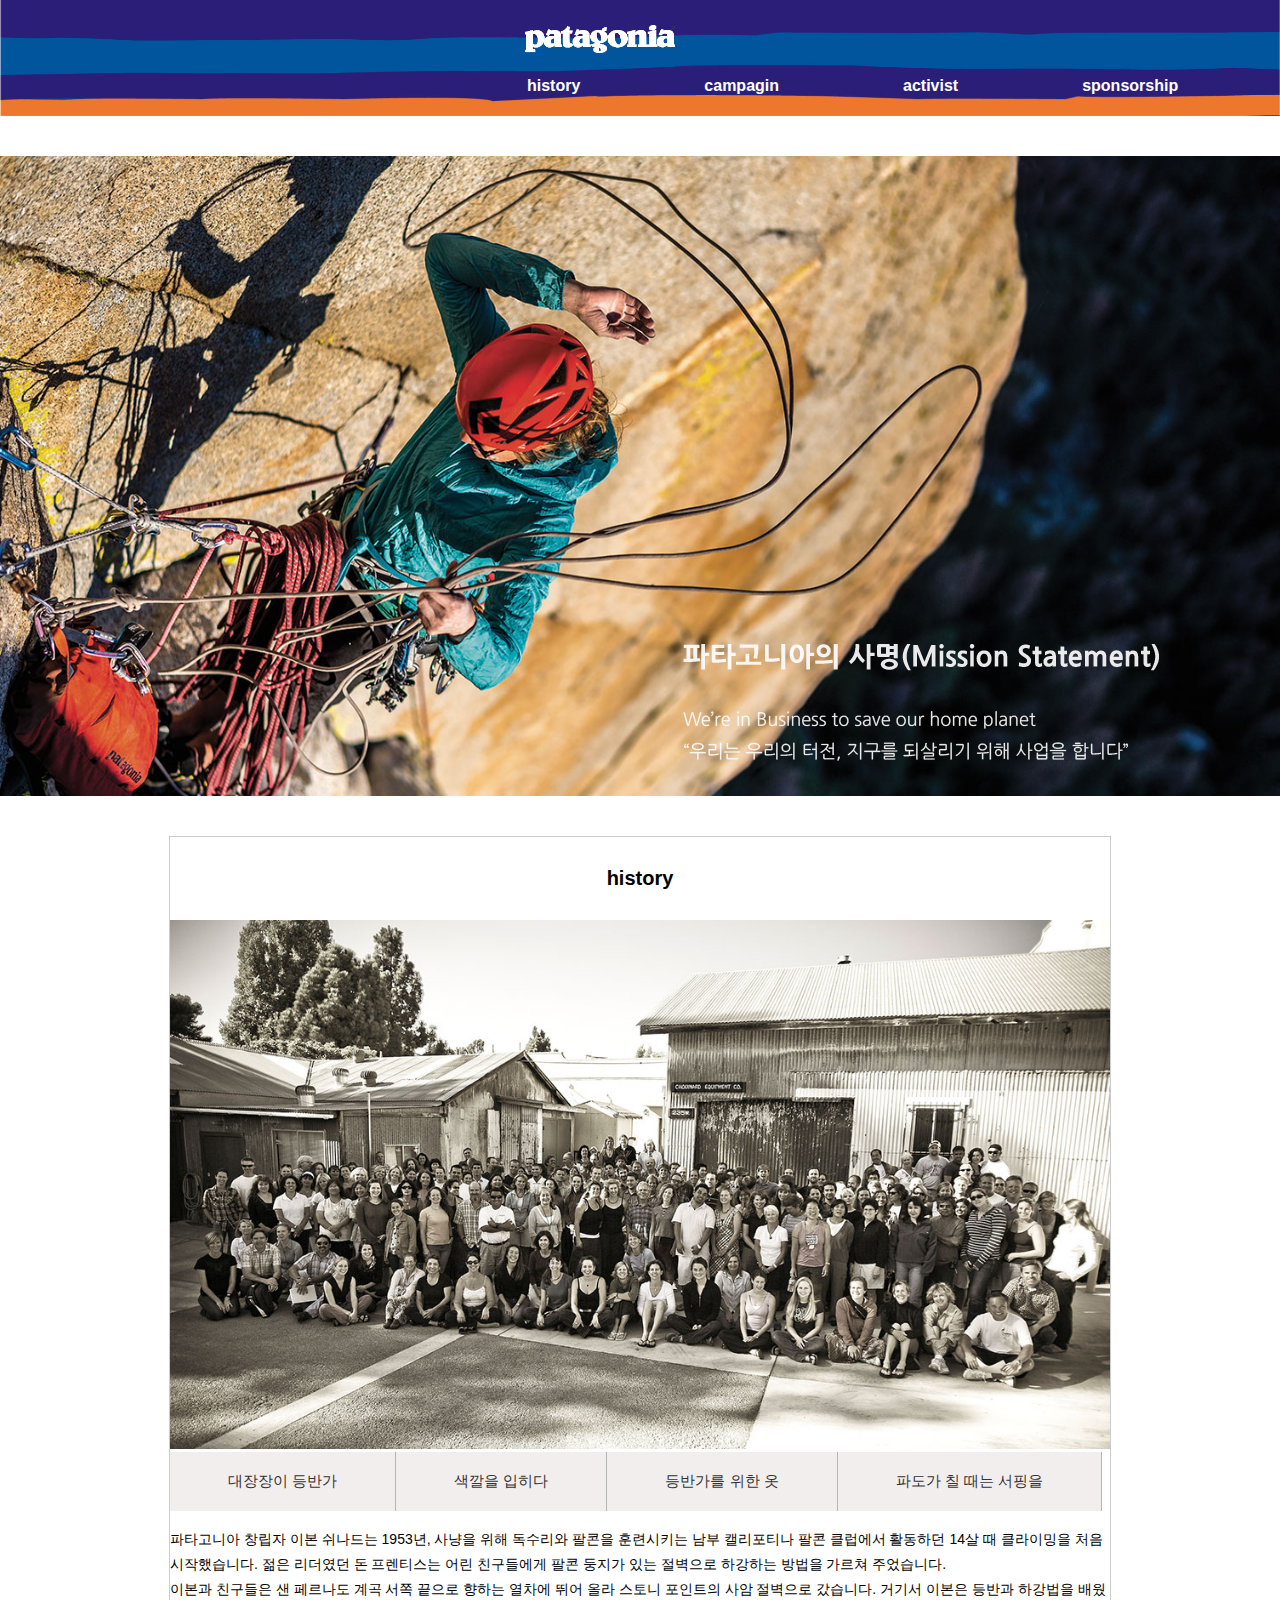
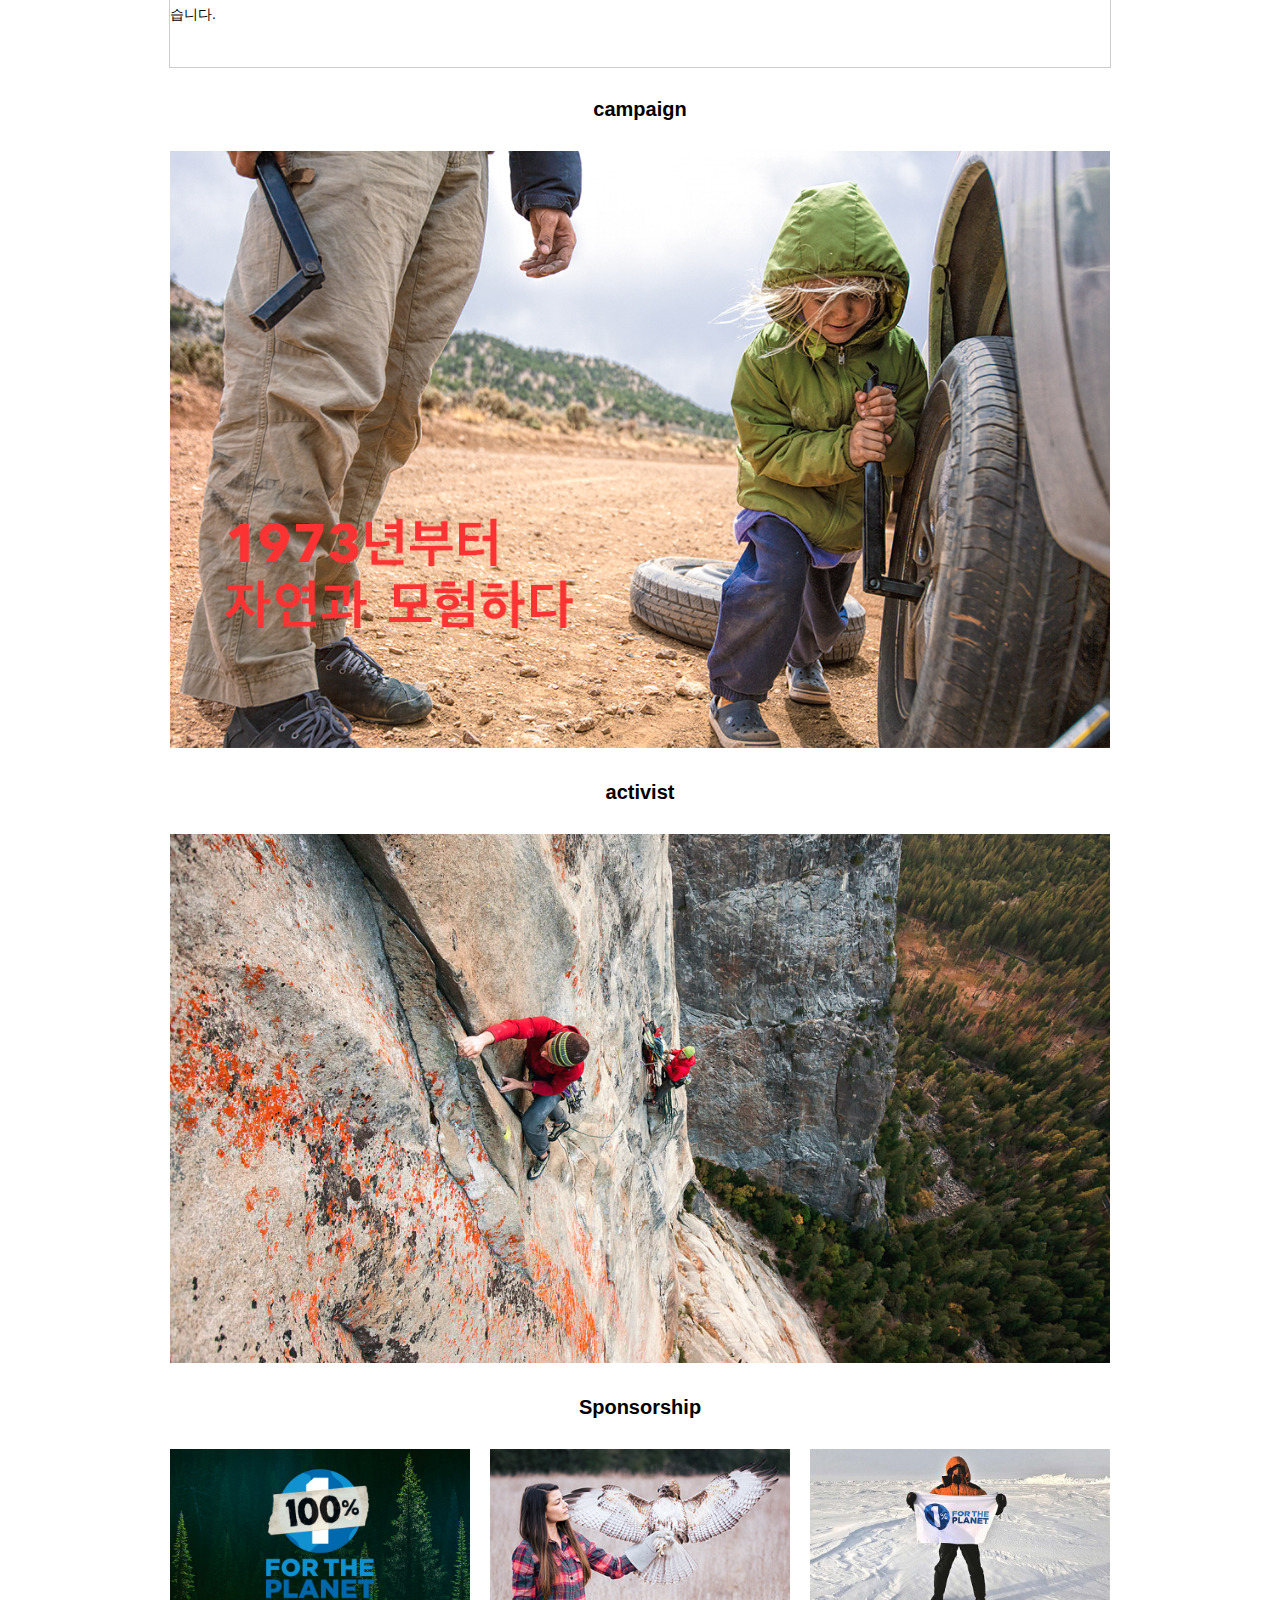
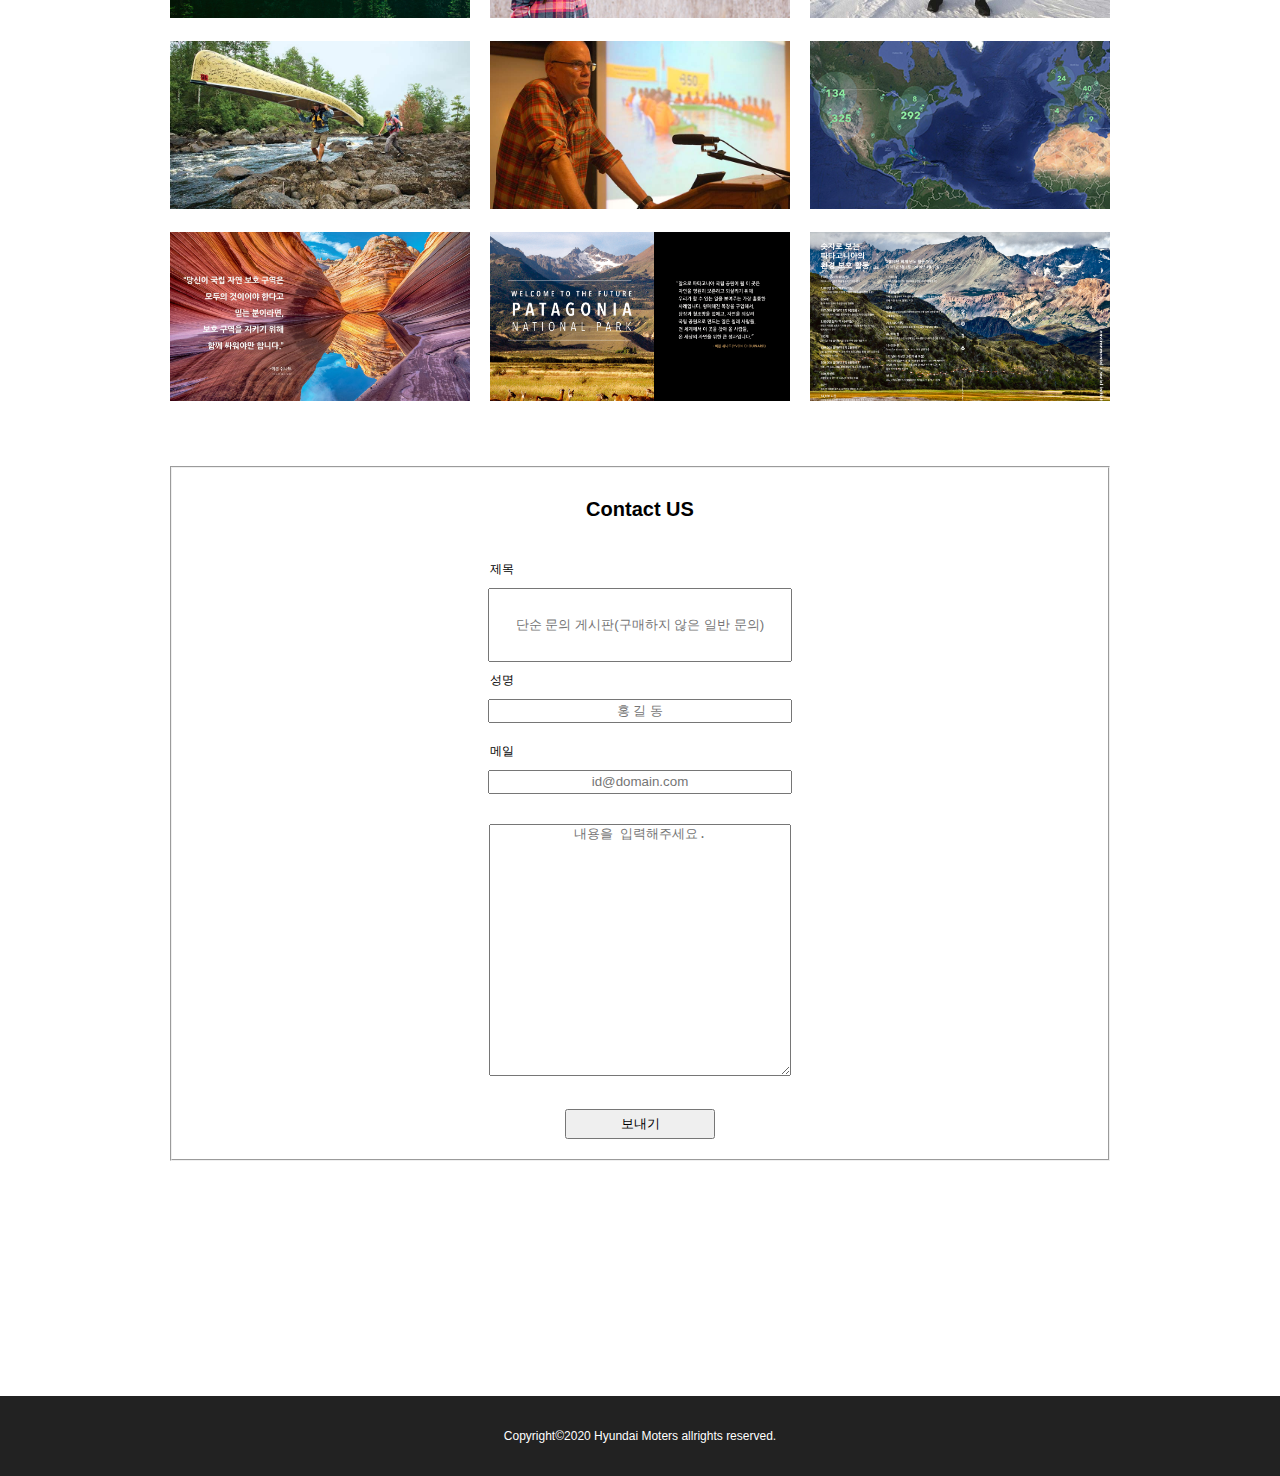
<file: patagonia/patagonia.html>
<!DOCTYPE html>
<html lang="ko">
<head>
    <meta charset="UTF-8">
    <title>scroll이벤트를 활용한 원페이지_레이아웃 구현</title>
    <link href="css/style.css" rel="stylesheet" type="text/css">
    <script src="https://ajax.googleapis.com/ajax/libs/jquery/1.12.4/jquery.min.js"></script>
    <script>
    $(document).ready(function(){
        
        //탑버튼 숨기기
        $('footer > a').hide();
        
        //비주얼 이미지 영역에 타이틀, 자동차 사진 보이게 하기
        var title = $('#visual img:first-child');
//        var car = $('#visual img:last-child');
        
//        car.animate({'left':'20%','opacity':'1'},500);
        title.delay(500).animate({'right':'10%','opacity':'1'},500);
        
        //내비게이션 메뉴 클릭시 해당하는 컨텐츠 상단 top:58픽셀 위치에 올라오게 하기
        $('.gnb > li').on({'click focus':function(){
           var num = $(this).index()+1; //1,2,3,4,5,6, 0번은 비쥬얼박스 인덱스값이라서 필요없음
            console.log(num);
            
            var con = $('section article').eq(num).offset().top; //각 콘텐츠 article에 top위치값을 변수에 저장
            
            $('html, body').animate({scrollTop:con-58},500); //각 콘텐츠가 스크롤 높이 58픽셀까지 상단으로 애니메이션 되면서 올라감.
            
        }
        });
        
        
        $('sub_con1 ul li').click(function(){
            
            $(this).addClass('on2').parent().siblings().find('a').removeClass('on2');
            
        });
        
        
        $(window).scroll(function(){
           var sPos = $(window).scrollTop();
            
            $('.status').text(sPos); /* status 값 */ 
            
            if(sPos >= 700){ //스크롤 높이값 700픽셀이상이면
                $('footer a').fadeIn(); //탑버튼 나오게하고
            }else{ //그렇지않으면
                $('footer a').fadeOut(); //탑버튼 숨기게 한다.   
            }
            
            if(sPos >= 58){ //만약에 세로스크롤 높이가 58픽셀이상이면
                $('nav').addClass('act'); //내비게이션에 서식을 추가하여 고정시키고
            }else{ //그렇지 않다면 (화면을 위로 올리면)
                $('nav').removeClass('act'); //내비게이션 서식을 제거하여 다시 원래위치로 돌림.
            }
            
            
            //각 해당하는 콘텐츠가 상단으로 올라오면 해당하는 메뉴에 서식을 적용하기
            
            var h = $('section article').height()//각 콘텐츠별 높이값을 구하여 변수에 저장한다.
                    
            if(sPos >= h*1&&sPos < h*2){
                $('.gnb a').removeClass('on');//기존에 적용된 서식이 있으면 제거하고
                $('.gnb > li').eq(0).find('a').addClass('on'); //첫번째 메뉴 서식 적용
            }else if(sPos >= h*2&&sPos < h*3){
                $('.gnb a').removeClass('on');//기존에 적용된 서식이 있으면 제거하고
                $('.gnb > li').eq(1).find('a').addClass('on');//두번째 메뉴에 서식적용
            }else if(sPos >= h*3&&sPos < h*4){
                $('.gnb a').removeClass('on');//기존에 적용된 서식이 있으면 제거하고
                $('.gnb > li').eq(2).find('a').addClass('on');//세번째 메뉴에 서식적용
            }else if(sPos >= h*4&&sPos < h*5){
                $('.gnb a').removeClass('on');//기존에 적용된 서식이 있으면 제거하고
                $('.gnb > li').eq(3).find('a').addClass('on');//네번째 메뉴에 서식적용
            }else if(sPos >= h*5&&sPos < h*6){
                $('.gnb a').removeClass('on');//기존에 적용된 서식이 있으면 제거하고
                $('.gnb > li').eq(4).find('a').addClass('on');//다섯번째 메뉴에 서식적용
            }else{
                $('.gnb a').removeClass('on');//기존에 적용된 서식이 있으면 제거하고
            }
          
            
            
            
            //각 해당하는 콘텐츠가 상단으로 올라오면 해당하는 메뉴에 서식을 적용하기
//            if(sPos>=776&&sPos<1400){
//                $('.gnb a').removeClass('on'); //기존에 적용된 서식이 있으면 제거하고
//                $('.gnb > li:first-child a').addClass('on'); //첫번째 메뉴 서식 적용
//            }else if(sPos>=1546&&sPos<2200){
//                $('.gnb a').removeClass('on'); //기존에 적용된 서식이 있으면 제거하고
//                $('.gnb > li:nth-child(2) a').addClass('on'); //두번째 메뉴 서식 적용
//            }else if(sPos>=2316&&sPos<2986){
//                $('.gnb a').removeClass('on'); //기존에 적용된 서식이 있으면 제거하고
//                $('.gnb > li:nth-child(3) a').addClass('on'); //세번째 메뉴 서식 적용
//            }else if(sPos>=3086&&sPos<3630){
//                $('.gnb a').removeClass('on'); //기존에 적용된 서식이 있으면 제거하고
//                $('.gnb > li:nth-child(4) a').addClass('on'); //네번째 메뉴 서식 적용
//            }else if(sPos>=3856&&sPos<4500){
//                $('.gnb a').removeClass('on'); //기존에 적용된 서식이 있으면 제거하고
//                $('.gnb > li:nth-child(5) a').addClass('on'); //다섯번째 메뉴 서식 적용
//            }else if(sPos>=4626&&sPos<5200){
//                $('.gnb a').removeClass('on'); //기존에 적용된 서식이 있으면 제거하고
//                $('.gnb > li:nth-child(6) a').addClass('on'); //여섯번째 메뉴 서식 적용
//            }else if(sPos>=5396){
//                $('.gnb a').removeClass('on'); //기존에 적용된 서식이 있으면 제거하고
//                $('.gnb > li:last-child a').addClass('on'); //일곱번째 메뉴 서식 적용
//            }else{
//                $('.gnb a').removeClass('on'); //기존에 적용된 서식이 있으면 제거하고
//            }
            
            
            
            
        });
        
        
        $('footer a').click(function(){ //탑버튼 클릭시
            $('body, html').animate({'scrollTop':'0px'},500); //화면상단으로 올리기
            
            return false(); //새로고침방지
        });        
        
    });
    </script>
</head>
<body>
   <span class="status"></span>
    <!-- 상단헤더영역 시작 -->
    <header>
       <img src="./img2/menu2.jpg" alt="" id="hd">
        <div id="header_top">
            <h1><a href="index.html" title="메인페이지로 바로가기"><img src="./img2/patagonia-logo2.png" alt=""></a></h1>
        </div>
        <nav>
<!--            ul.gnb>li*7>a[href=# title=]-->
            <ul class="gnb">
                <li><a href="#" title="history">history</a></li>
                <li><a href="#" title="campagin">campagin</a></li>
                <li><a href="#" title="activist">activist</a></li>
                <li><a href="#" title="sponsorship">sponsorship</a></li>
                <li><a href="#" title="contact us">Contact Us</a></li>
            </ul>
        </nav>
    </header>
    
    
    <!-- 콘텐츠영역 시작 -->
    <section>
        <article id="visual">
           
            <img src="./img2/main_con4.png" alt="">

        </article>
        
        <article class="sub_con1" id="history">
            <h2 class="sub_con1_1">history</h2>
            <img src="./img2/main.jpg" alt="">
            <ul>
                <li><a href="#" title="">대장장이 등반가</a></li>
                <li><a href="#" title="">색깔을 입히다</a></li>
                <li><a href="#" title="">등반가를 위한 옷</a></li>
                <li><a href="#" title="">파도가 칠 때는 서핑을</a></li>
            </ul>
            <span class="hi_1">파타고니아 창립자 이본 쉬나드는 1953년, 사냥을 위해 독수리와 팔콘을 훈련시키는 남부 캘리포티나 팔콘 클럽에서 활동하던 14살 때 클라이밍을 처음 시작했습니다. 젊은 리더였던 돈 프렌티스는 어린 친구들에게 팔콘 둥지가 있는 절벽으로 하강하는 방법을 가르쳐 주었습니다.<br> 이본과 친구들은 샌 페르나도 계곡 서쪽 끝으로 향하는 열차에 뛰어 올라 스토니 포인트의 사암 절벽으로 갔습니다. 거기서 이본은 등반과 하강법을 배웠습니다.</span>   
        </article>
        
        <article class="sub_con2" id="campagin">
           <h2 class="sub_con2_1">campaign</h2>
            <img src="./img2/sub1.jpg" alt="">
        </article>
        
        <article class="sub_con3" id="activist">
           <h2 class="sub_con3_1">activist</h2>
            <img src="./img2/sub2.jpg" alt="">
        </article>
        
        <article class="sub_con4" id="con">
           <h2 class="sub_con4_1">Sponsorship</h2>
            <ul>
                <li><img src="./img2/sub3/400x225_100_Planet-Spiff.jpg" alt=""></li>
                <li><img src="./img2/sub3/400x225_davis_t_1284.jpg" alt=""></li>
                <li><img src="./img2/sub3/400x225_hardy_l_0001.jpg" alt=""></li>
            </ul>
            <ul>
                <li><img src="./img2/sub3/800x450_GrantGuidelines.jpg" alt=""></li>
                <li><img src="./img2/sub3/800x450_ToolsConference.jpg" alt=""></li>
                <li><img src="./img2/sub3/blackfri-map.jpg" alt=""></li>
            </ul>
            <ul>
                <li><img src="./img2/sub3/inside_article_1543971695_main.jpg" alt=""></li>
                <li><img src="./img2/sub3/inside_article_1558592014_main.jpg" alt=""></li>
                <li><img src="./img2/sub3/inside_article_1558592115_main.jpg" alt=""></li>
            </ul>            
        </article>
        
        <article class="sub_con5" id="tech">
        <form name="contact" method="post" action="contact_me1.php">
        <fieldset>
           <h2 class="sub_con5_1">Contact US</h2>
            <legend></legend>
            <!-- 1. 제목 -->
            <div class="field">
               <span class="f_1">제목</span>
                <label for="subject"></label>
                <input type="text" name="subject" id="subject" placeholder="단순 문의 게시판(구매하지 않은 일반 문의)">
            </div>
            
            <!-- 2. 이름 -->
            <div class="field">
               <span class="f_1">성명</span>
                <label for="name"></label>
                <input type="text" name="name" id="name" placeholder="홍 길 동">
            </div>
            
            <!-- 3. 이메일 -->
            <div class="field">
               <span class="f_1">메일</span>
                <label for="email"></label>
                <input type="email" placeholder="id@domain.com" name="email" id="email">
            </div>
            
            <!-- 4. 내용 -->
            <div class="field">
                <label for="message"></label>
                <textarea name="message" id="message" rows="5" placeholder="내용을 입력해주세요."></textarea>
            </div>
        
            <!-- 5. 보내기 -->
            <ul id="me2">
                <li><input type="submit" value="보내기"></li>
            </ul>                      
               
            
        </fieldset>
    </form>
        </article>

    </section>
    
    <!-- 푸터영역 시작 -->
    <footer>
        <a href="#" title="페이지 위로">top</a>
        <address>Copyright&copy;2020 Hyundai Moters allrights reserved.</address>
    </footer>
</body>
</html>
</file>
<file: patagonia/css/style.css>
@charset "utf-8";


*{padding: 0px; margin: 0px;}
ul,ol,li{list-style: none;}
body{font-family: "맑은 고딕",arial,sans-serif; font-size: 12px;}
a{text-decoration: none; color:#333;}

/* 상단헤더 서식 */
header{width:100%; height: 116px; position: relative;}
header #hd {width:100%; height:116px; position: absolute; }
#header_top h1 {width:1200px; text-align: center;}
#header_top h1 img{width:150px; padding-top: 25px;}
#header_top, nav{position: absolute; z-index: 100;}

nav {top:50%;}
.gnb{width:1200px; height: 58px; padding-left: 465px; line-height: 55px;}
.gnb > li{float:left; padding: 0px 62px; text-align: center;}
.gnb > li > a {color:#ffffff; font-size: 16px; font-weight: bold; }
.gnb > li > a:hover {color:#ee772f;}

/* 메뉴클릭시 해당콘텐츠가 올라오면 해당 메뉴에 적용할 서식 */
.on {color:#ee772f !important;}


/* 콘텐츠영역 서식 */
section {clear: both; overflow: hidden;}
section #visual{
    width:100%; height: 720px;
    background-image: url(../img2/main2.jpg);
    background-repeat: no-repeat; 
    background-position: center;
    background-size: 100%;
    position: relative;
}

#visual img{position: absolute; opacity: 0%;}
/* 타이틀 텍스트 */
#visual img:first-child {bottom: 10%; right: 0%;}
/* 자동차 이미지 */
/*#visual img:last-child {left: 0%; bottom: 20%;}*/

/* 비주얼 박스를 제외한 나머지 콘텐츠 서식 */
.sub_con {width:940px; height: 740px; margin: 30px auto; background-color:aqua;}
.sub_con1 {
    width:940px; height: 830px; 
    margin: 0px auto;
    border: 1px solid #ccc;
}
.sub_con2 {
    width:940px;
    margin: 0px auto;
}
.sub_con3{
    width:940px;
    margin: 0px auto;
}
.sub_con2 img{width:940px;}
.sub_con3 img{width:940px;}

.sub_con4 {width:940px; height: 640px; margin: 0px auto; text-align: center;}
.sub_con1_1 {font-size:20px; padding: 30px; text-align: center;}
.sub_con2_1 {font-size:20px; padding: 30px; text-align: center;}
.sub_con3_1 {font-size:20px; padding: 30px; text-align: center;}
.sub_con4_1 {font-size:20px; padding: 30px;}
.sub_con5_1 {font-size:20px; padding: 30px; text-align: center;}

.sub_con4 ul {display: flex;}
.sub_con4 ul li {margin:0px 20px 20px 0px}

.sub_con4 ul li img {width:300px;}

#history {position: relative;}
#history img {width:940px;}
#history ul {display: flex;}
#history ul li {background-color:#f2eeee;}
#history ul li a {
    font-size: 15px; 
    padding: 20px 58px;
    display: block;
    border-right: 1px solid #b5b5b5;
}

#history ul li:hover a{background:#ee772f; color:#fff;}

.on2{background-color:#ee772f !important;}

/* history span 영역 */
.hi_1 {
    position: absolute; 
    font-size: 14px; 
    line-height: 25px;
    bottom: 40px;
}

.sub_con5{width:940px; height: 900px; margin:30px auto; text-align: center; margin-top: 60px;}

#subject{width:300px; height: 70px; margin: 0px 0px; text-align: center;}
#name{width:300px; height: 20px; margin-bottom: 10px; text-align: center;}
#email{width:300px; height: 20px; margin-bottom: 30px; text-align: center;}
#message{width:300px; height: 250px; margin-bottom: 30px; text-align: center;}
#me2 {margin: 0px auto;}
#me2 input[type="submit"]{width:150px; height: 30px; margin-bottom: 20px;}

.f_1{display: block; width:300px; margin:10px auto 10px auto; text-align: left;}

/* 푸터영역 서식 */
footer{width:100%; height: 80px; background-color:#222;}
footer address{font-style: normal; color:#fff; text-align: center; line-height: 80px;}

/* top버튼 서식 */
footer > a {background-color:#000; color:#fff; font-size: 20px; padding: 12px 10px; position: fixed; bottom: 90px; right: 50px;}

/* 헤더 내비게이션 추가서식 */
.act{position: fixed;  top:0px; width:100%; z-index: 1000; background-color:#00559d;}


.status{background-color:#ffff00; color:#f00; position: fixed; right: 30px; top:100px; z-index: 7777;}
</file>
